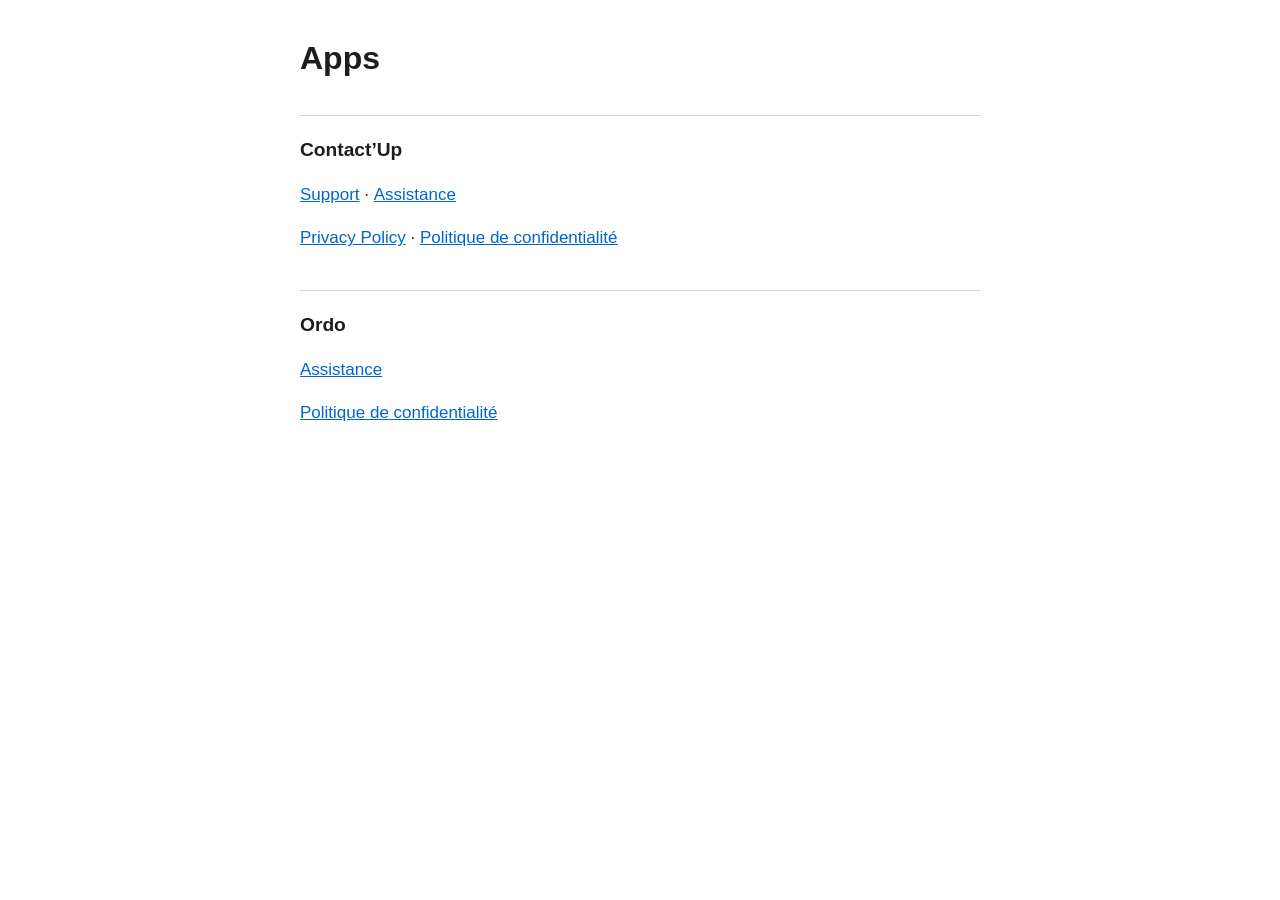
<file: index.html>
<!doctype html>
<html lang="en-GB">
<head>
<meta charset="utf-8">
<meta name="viewport" content="width=device-width, initial-scale=1">
<title>Antoine Bunnens — Apps</title>
<link rel="stylesheet" href="style.css">
</head>
<body>
<main>
<h1>Apps</h1>
<h2>Contact’Up</h2>
<p><a href="contactup/support/">Support</a> · <a href="contactup/support/fr/" lang="fr">Assistance</a></p>
<p><a href="contactup/privacy/">Privacy Policy</a> · <a href="contactup/privacy/fr/" lang="fr">Politique de confidentialité</a></p>
<h2>Ordo</h2>
<p><a href="ordo/support/" lang="fr">Assistance</a></p>
<p><a href="ordo/privacy/" lang="fr">Politique de confidentialité</a></p>
</main>
</body>
</html>
</file>
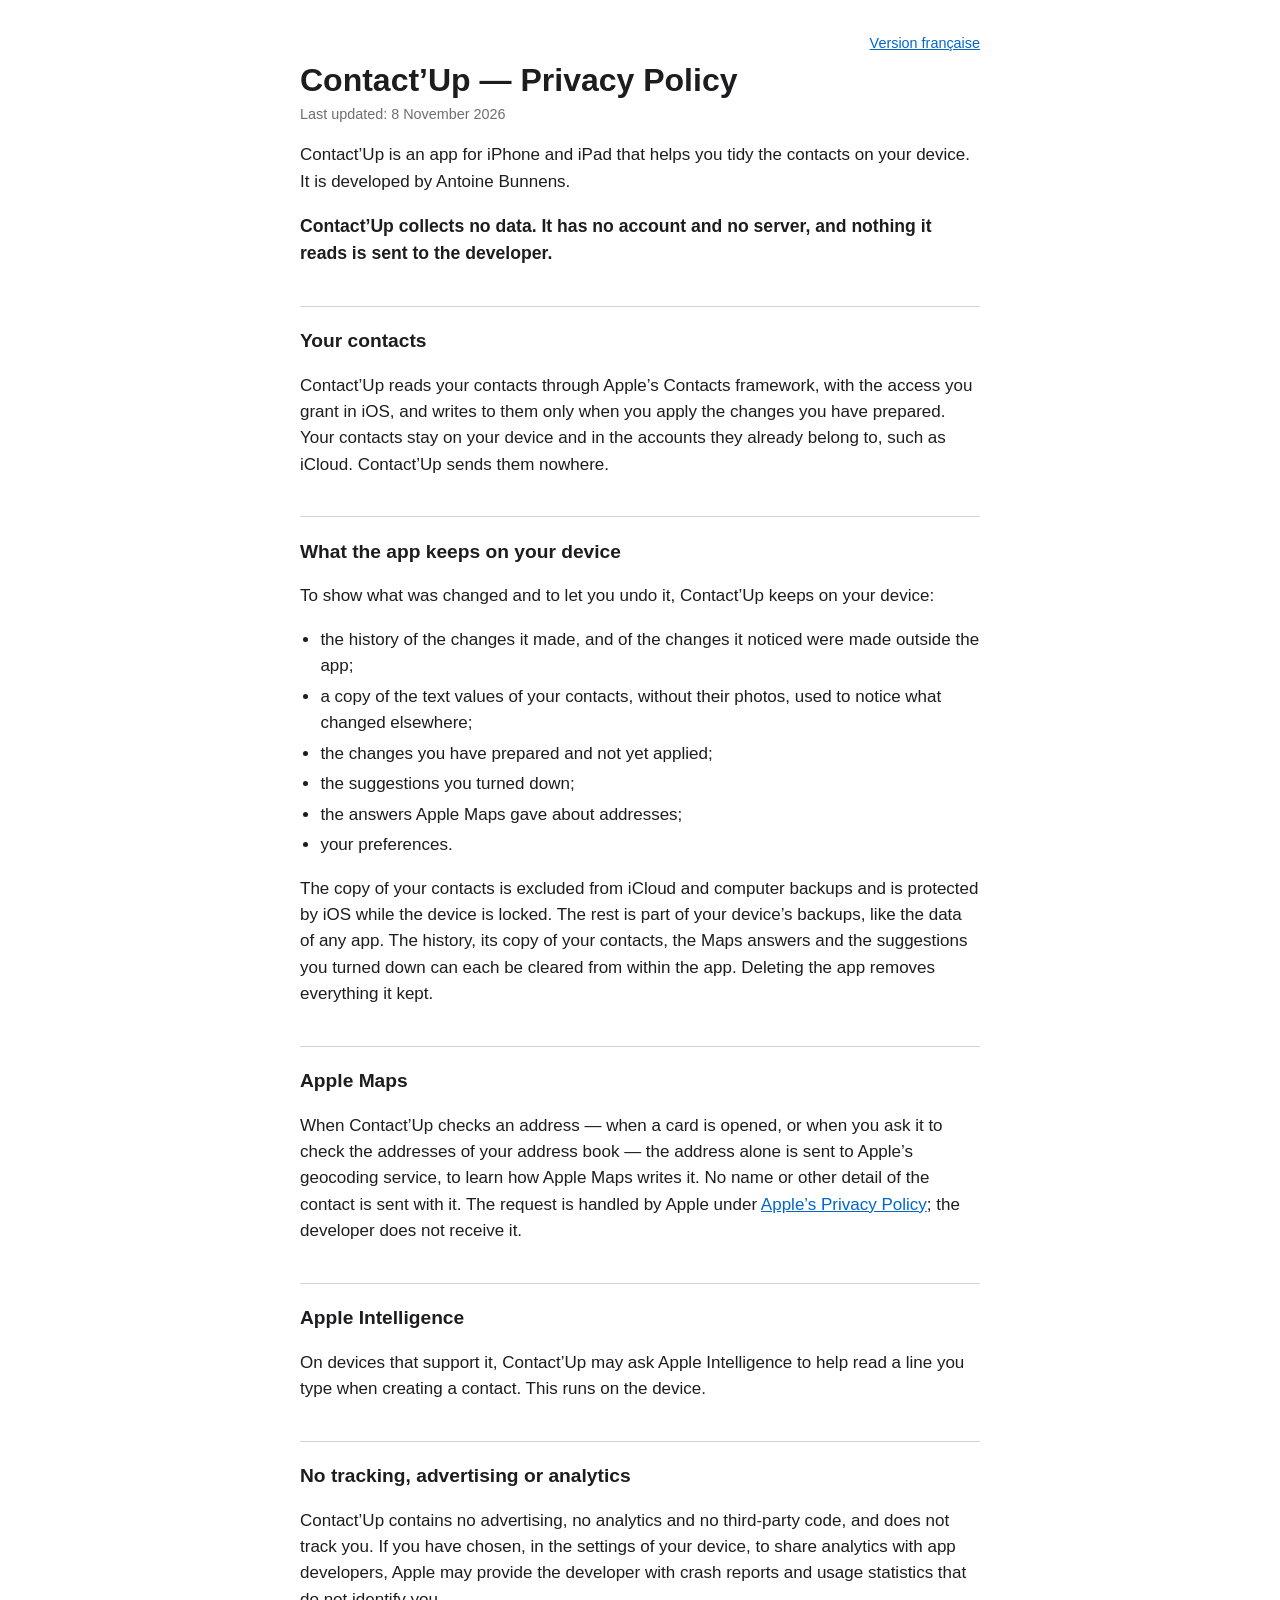
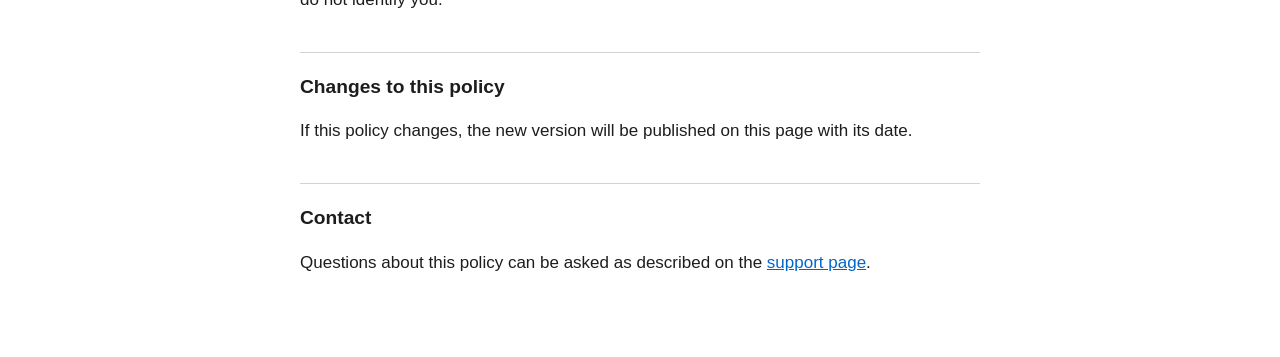
<file: contactup/privacy/index.html>
<!doctype html>
<html lang="en-GB">
<head>
<meta charset="utf-8">
<meta name="viewport" content="width=device-width, initial-scale=1">
<title>Contact’Up — Privacy Policy</title>
<link rel="alternate" hreflang="fr" href="https://toinewh.github.io/contactup/privacy/fr/">
<link rel="stylesheet" href="../../style.css">
</head>
<body>
<main>
<p class="lang"><a href="fr/" hreflang="fr" lang="fr">Version française</a></p>

<h1>Contact’Up — Privacy Policy</h1>
<p class="date">Last updated: 8 November 2026</p>

<p>Contact’Up is an app for iPhone and iPad that helps you tidy the contacts on your device. It is developed by Antoine Bunnens.</p>

<p class="summary">Contact’Up collects no data. It has no account and no server, and nothing it reads is sent to the developer.</p>

<h2>Your contacts</h2>
<p>Contact’Up reads your contacts through Apple’s Contacts framework, with the access you grant in iOS, and writes to them only when you apply the changes you have prepared. Your contacts stay on your device and in the accounts they already belong to, such as iCloud. Contact’Up sends them nowhere.</p>

<h2>What the app keeps on your device</h2>
<p>To show what was changed and to let you undo it, Contact’Up keeps on your device:</p>
<ul>
<li>the history of the changes it made, and of the changes it noticed were made outside the app;</li>
<li>a copy of the text values of your contacts, without their photos, used to notice what changed elsewhere;</li>
<li>the changes you have prepared and not yet applied;</li>
<li>the suggestions you turned down;</li>
<li>the answers Apple Maps gave about addresses;</li>
<li>your preferences.</li>
</ul>
<p>The copy of your contacts is excluded from iCloud and computer backups and is protected by iOS while the device is locked. The rest is part of your device’s backups, like the data of any app. The history, its copy of your contacts, the Maps answers and the suggestions you turned down can each be cleared from within the app. Deleting the app removes everything it kept.</p>

<h2>Apple Maps</h2>
<p>When Contact’Up checks an address — when a card is opened, or when you ask it to check the addresses of your address book — the address alone is sent to Apple’s geocoding service, to learn how Apple Maps writes it. No name or other detail of the contact is sent with it. The request is handled by Apple under <a href="https://www.apple.com/legal/privacy/">Apple’s Privacy Policy</a>; the developer does not receive it.</p>

<h2>Apple Intelligence</h2>
<p>On devices that support it, Contact’Up may ask Apple Intelligence to help read a line you type when creating a contact. This runs on the device.</p>

<h2>No tracking, advertising or analytics</h2>
<p>Contact’Up contains no advertising, no analytics and no third-party code, and does not track you. If you have chosen, in the settings of your device, to share analytics with app developers, Apple may provide the developer with crash reports and usage statistics that do not identify you.</p>

<h2>Changes to this policy</h2>
<p>If this policy changes, the new version will be published on this page with its date.</p>

<h2>Contact</h2>
<p>Questions about this policy can be asked as described on the <a href="../support/">support page</a>.</p>
</main>
</body>
</html>
</file>
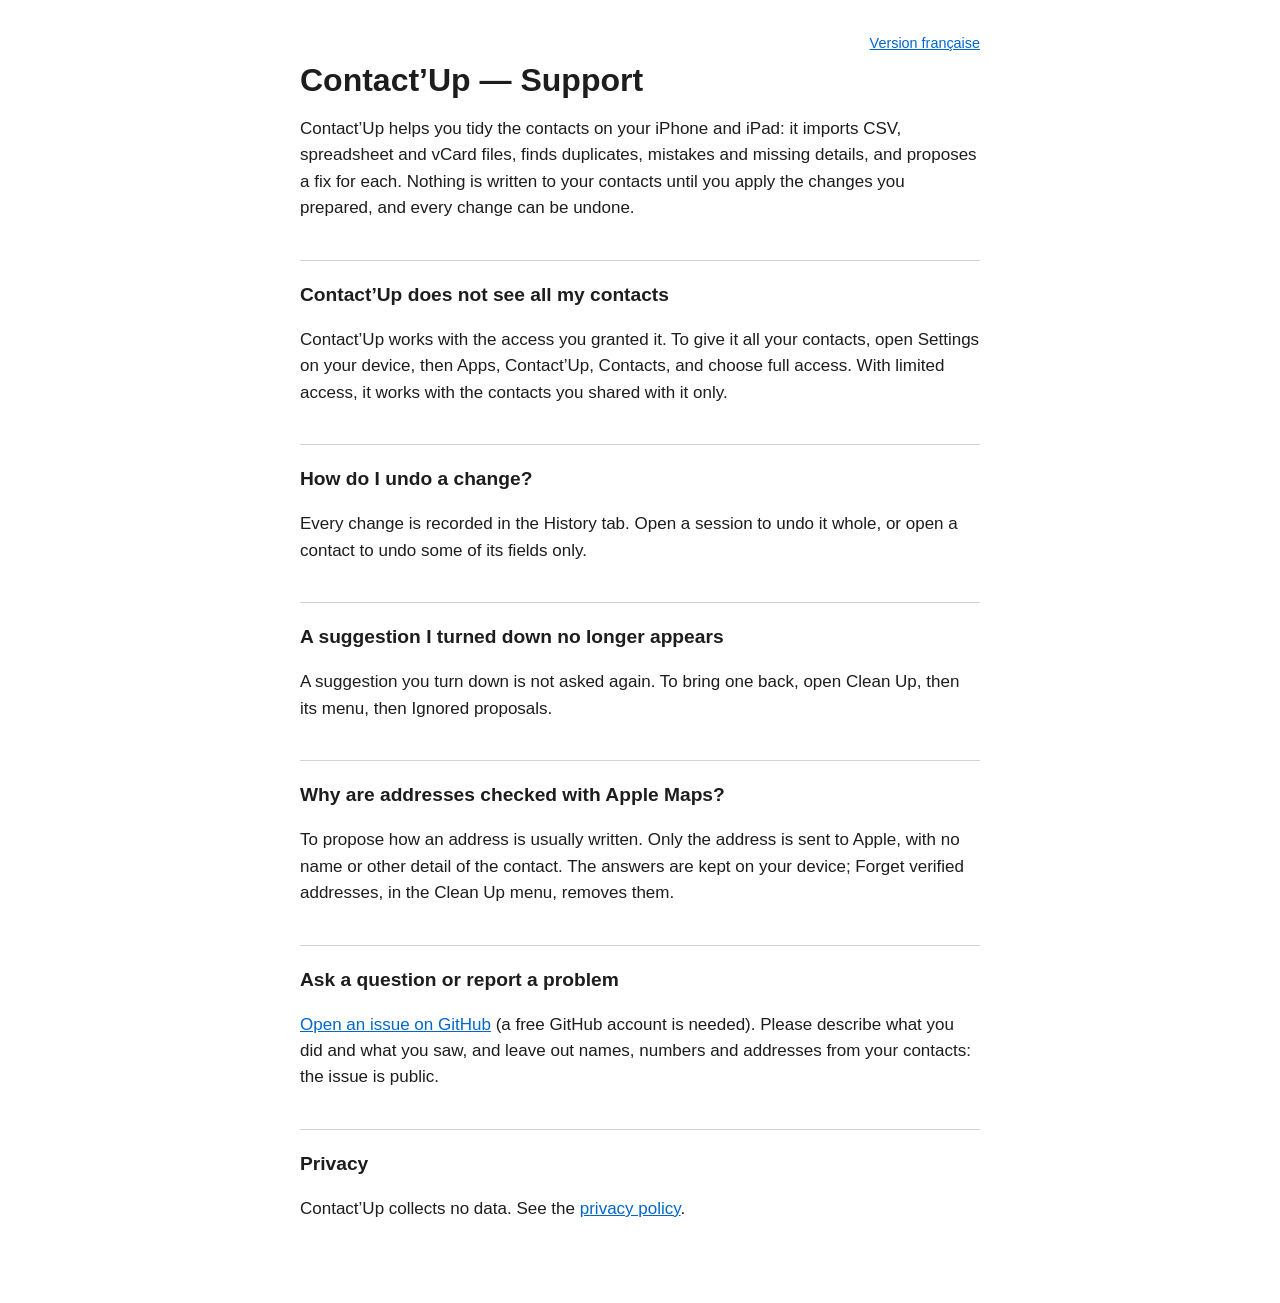
<file: contactup/support/index.html>
<!doctype html>
<html lang="en-GB">
<head>
<meta charset="utf-8">
<meta name="viewport" content="width=device-width, initial-scale=1">
<title>Contact’Up — Support</title>
<link rel="alternate" hreflang="fr" href="https://toinewh.github.io/contactup/support/fr/">
<link rel="stylesheet" href="../../style.css">
</head>
<body>
<main>
<p class="lang"><a href="fr/" hreflang="fr" lang="fr">Version française</a></p>

<h1>Contact’Up — Support</h1>

<p>Contact’Up helps you tidy the contacts on your iPhone and iPad: it imports CSV, spreadsheet and vCard files, finds duplicates, mistakes and missing details, and proposes a fix for each. Nothing is written to your contacts until you apply the changes you prepared, and every change can be undone.</p>

<h2>Contact’Up does not see all my contacts</h2>
<p>Contact’Up works with the access you granted it. To give it all your contacts, open Settings on your device, then Apps, Contact’Up, Contacts, and choose full access. With limited access, it works with the contacts you shared with it only.</p>

<h2>How do I undo a change?</h2>
<p>Every change is recorded in the History tab. Open a session to undo it whole, or open a contact to undo some of its fields only.</p>

<h2>A suggestion I turned down no longer appears</h2>
<p>A suggestion you turn down is not asked again. To bring one back, open Clean Up, then its menu, then Ignored proposals.</p>

<h2>Why are addresses checked with Apple Maps?</h2>
<p>To propose how an address is usually written. Only the address is sent to Apple, with no name or other detail of the contact. The answers are kept on your device; Forget verified addresses, in the Clean Up menu, removes them.</p>

<h2>Ask a question or report a problem</h2>
<p><a href="https://github.com/Toinewh/Toinewh.github.io/issues/new?title=Contact%E2%80%99Up%3A%20">Open an issue on GitHub</a> (a free GitHub account is needed). Please describe what you did and what you saw, and leave out names, numbers and addresses from your contacts: the issue is public.</p>

<h2>Privacy</h2>
<p>Contact’Up collects no data. See the <a href="../privacy/">privacy policy</a>.</p>
</main>
</body>
</html>
</file>
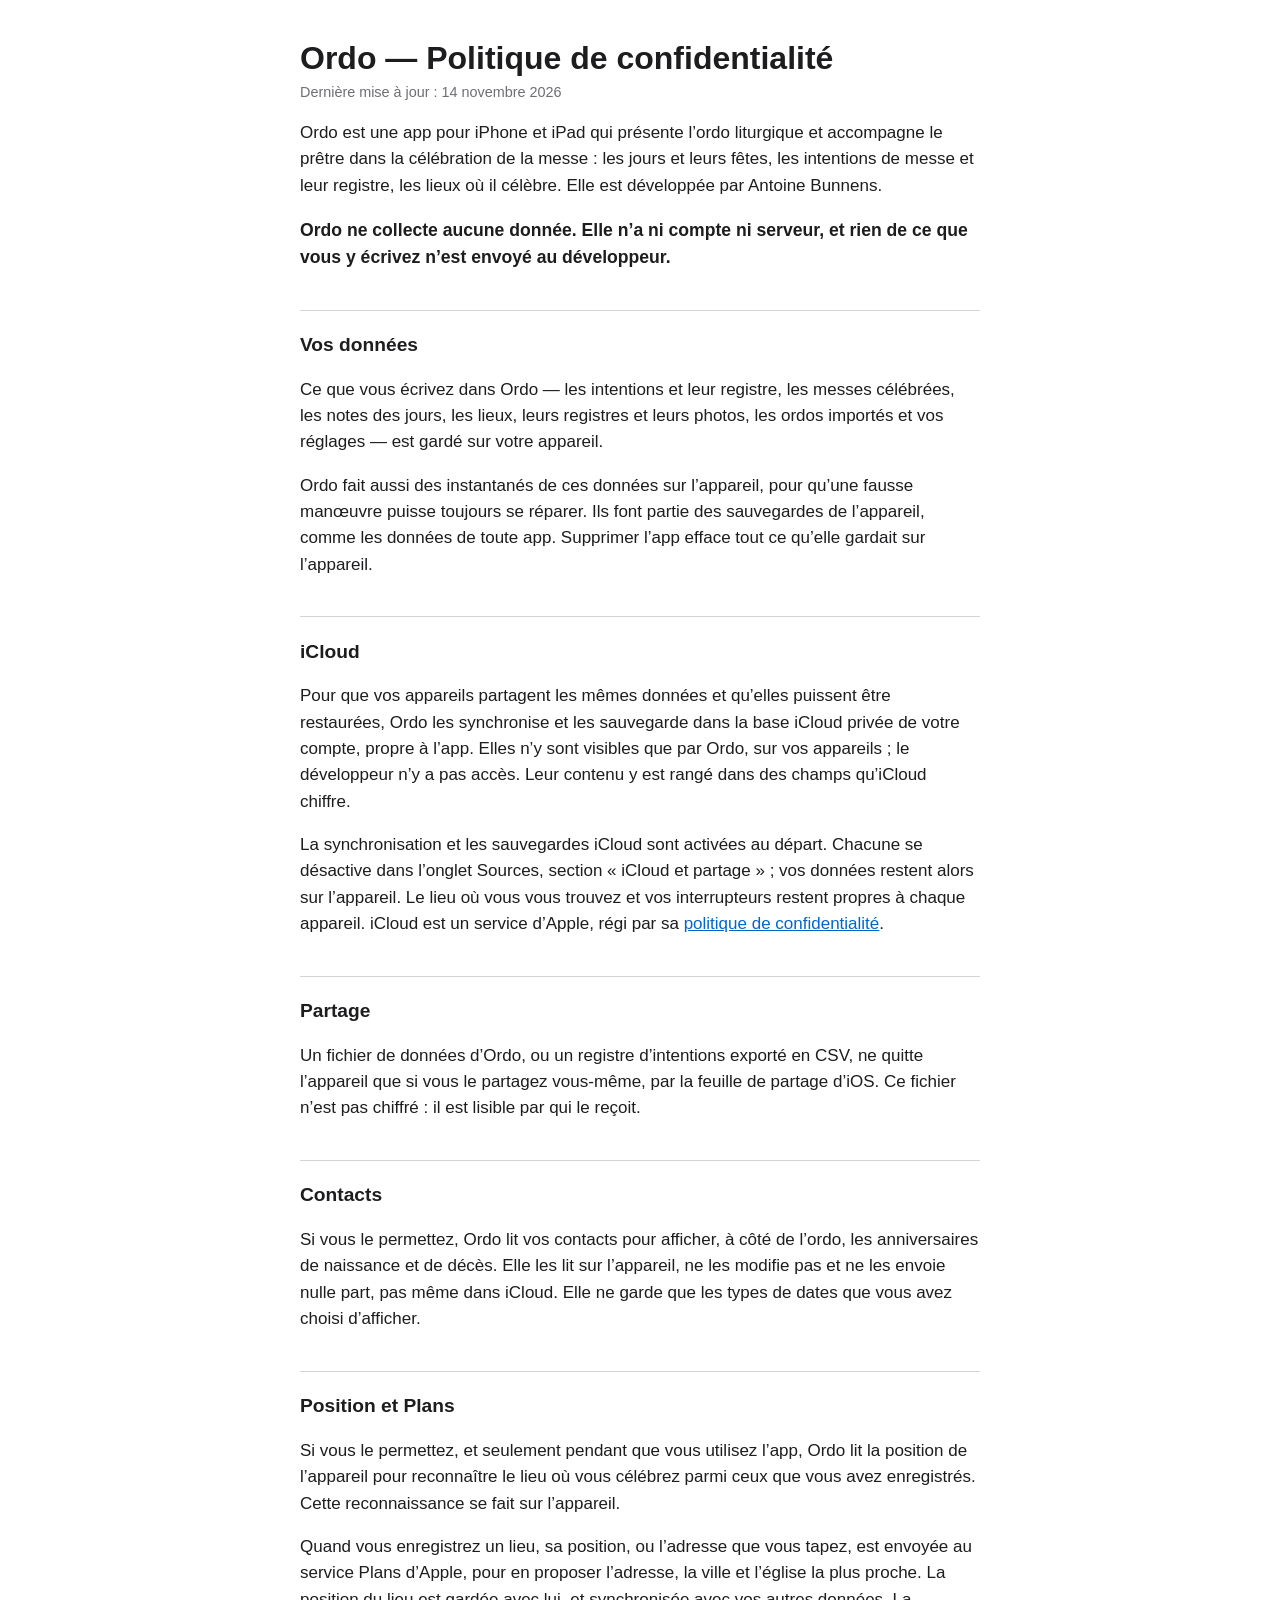
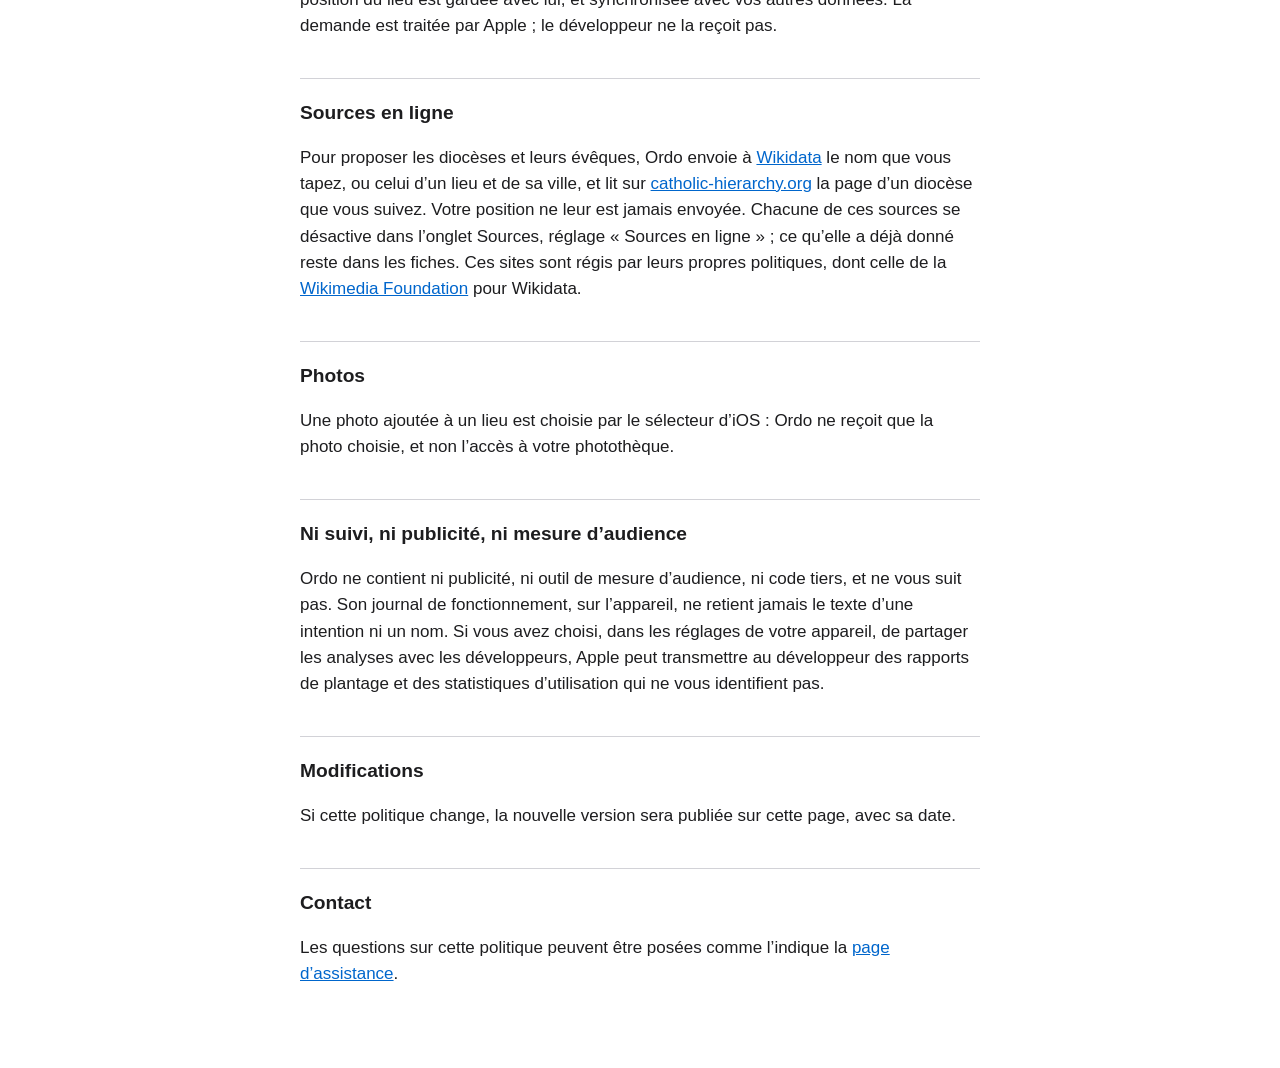
<file: ordo/privacy/index.html>
<!doctype html>
<html lang="fr">
<head>
<meta charset="utf-8">
<meta name="viewport" content="width=device-width, initial-scale=1">
<title>Ordo — Politique de confidentialité</title>
<link rel="stylesheet" href="../../style.css">
</head>
<body>
<main>
<h1>Ordo — Politique de confidentialité</h1>
<p class="date">Dernière mise à jour : 14 novembre 2026</p>

<p>Ordo est une app pour iPhone et iPad qui présente l’ordo liturgique et accompagne le prêtre dans la célébration de la messe : les jours et leurs fêtes, les intentions de messe et leur registre, les lieux où il célèbre. Elle est développée par Antoine Bunnens.</p>

<p class="summary">Ordo ne collecte aucune donnée. Elle n’a ni compte ni serveur, et rien de ce que vous y écrivez n’est envoyé au développeur.</p>

<h2>Vos données</h2>
<p>Ce que vous écrivez dans Ordo — les intentions et leur registre, les messes célébrées, les notes des jours, les lieux, leurs registres et leurs photos, les ordos importés et vos réglages — est gardé sur votre appareil.</p>
<p>Ordo fait aussi des instantanés de ces données sur l’appareil, pour qu’une fausse manœuvre puisse toujours se réparer. Ils font partie des sauvegardes de l’appareil, comme les données de toute app. Supprimer l’app efface tout ce qu’elle gardait sur l’appareil.</p>

<h2>iCloud</h2>
<p>Pour que vos appareils partagent les mêmes données et qu’elles puissent être restaurées, Ordo les synchronise et les sauvegarde dans la base iCloud privée de votre compte, propre à l’app. Elles n’y sont visibles que par Ordo, sur vos appareils ; le développeur n’y a pas accès. Leur contenu y est rangé dans des champs qu’iCloud chiffre.</p>
<p>La synchronisation et les sauvegardes iCloud sont activées au départ. Chacune se désactive dans l’onglet Sources, section « iCloud et partage » ; vos données restent alors sur l’appareil. Le lieu où vous vous trouvez et vos interrupteurs restent propres à chaque appareil. iCloud est un service d’Apple, régi par sa <a href="https://www.apple.com/fr/legal/privacy/">politique de confidentialité</a>.</p>

<h2>Partage</h2>
<p>Un fichier de données d’Ordo, ou un registre d’intentions exporté en CSV, ne quitte l’appareil que si vous le partagez vous-même, par la feuille de partage d’iOS. Ce fichier n’est pas chiffré : il est lisible par qui le reçoit.</p>

<h2>Contacts</h2>
<p>Si vous le permettez, Ordo lit vos contacts pour afficher, à côté de l’ordo, les anniversaires de naissance et de décès. Elle les lit sur l’appareil, ne les modifie pas et ne les envoie nulle part, pas même dans iCloud. Elle ne garde que les types de dates que vous avez choisi d’afficher.</p>

<h2>Position et Plans</h2>
<p>Si vous le permettez, et seulement pendant que vous utilisez l’app, Ordo lit la position de l’appareil pour reconnaître le lieu où vous célébrez parmi ceux que vous avez enregistrés. Cette reconnaissance se fait sur l’appareil.</p>
<p>Quand vous enregistrez un lieu, sa position, ou l’adresse que vous tapez, est envoyée au service Plans d’Apple, pour en proposer l’adresse, la ville et l’église la plus proche. La position du lieu est gardée avec lui, et synchronisée avec vos autres données. La demande est traitée par Apple ; le développeur ne la reçoit pas.</p>

<h2>Sources en ligne</h2>
<p>Pour proposer les diocèses et leurs évêques, Ordo envoie à <a href="https://www.wikidata.org">Wikidata</a> le nom que vous tapez, ou celui d’un lieu et de sa ville, et lit sur <a href="https://www.catholic-hierarchy.org">catholic-hierarchy.org</a> la page d’un diocèse que vous suivez. Votre position ne leur est jamais envoyée. Chacune de ces sources se désactive dans l’onglet Sources, réglage « Sources en ligne » ; ce qu’elle a déjà donné reste dans les fiches. Ces sites sont régis par leurs propres politiques, dont celle de la <a href="https://foundation.wikimedia.org/wiki/Policy:Privacy_policy/fr">Wikimedia Foundation</a> pour Wikidata.</p>

<h2>Photos</h2>
<p>Une photo ajoutée à un lieu est choisie par le sélecteur d’iOS : Ordo ne reçoit que la photo choisie, et non l’accès à votre photothèque.</p>

<h2>Ni suivi, ni publicité, ni mesure d’audience</h2>
<p>Ordo ne contient ni publicité, ni outil de mesure d’audience, ni code tiers, et ne vous suit pas. Son journal de fonctionnement, sur l’appareil, ne retient jamais le texte d’une intention ni un nom. Si vous avez choisi, dans les réglages de votre appareil, de partager les analyses avec les développeurs, Apple peut transmettre au développeur des rapports de plantage et des statistiques d’utilisation qui ne vous identifient pas.</p>

<h2>Modifications</h2>
<p>Si cette politique change, la nouvelle version sera publiée sur cette page, avec sa date.</p>

<h2>Contact</h2>
<p>Les questions sur cette politique peuvent être posées comme l’indique la <a href="../support/">page d’assistance</a>.</p>
</main>
</body>
</html>
</file>
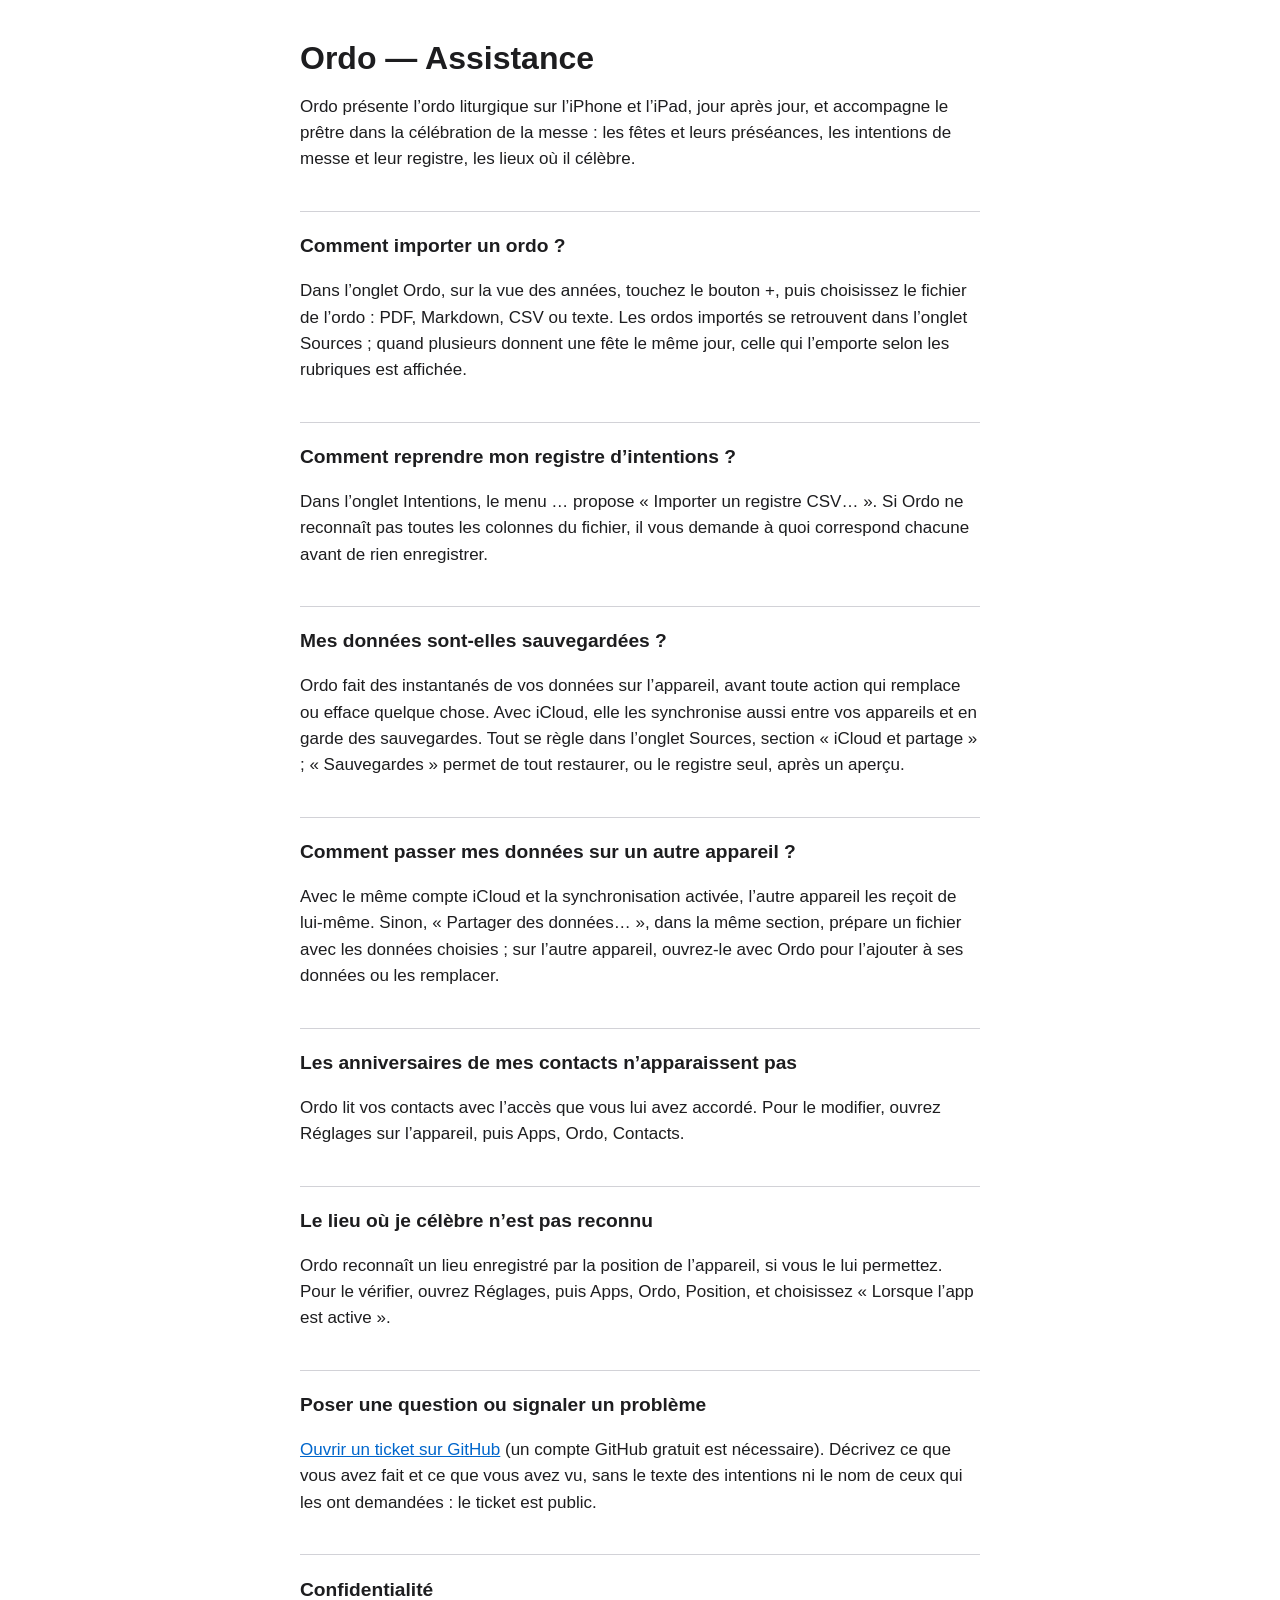
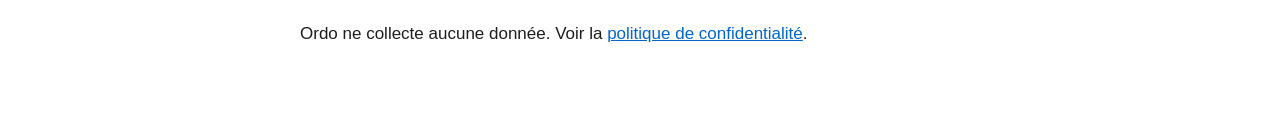
<file: ordo/support/index.html>
<!doctype html>
<html lang="fr">
<head>
<meta charset="utf-8">
<meta name="viewport" content="width=device-width, initial-scale=1">
<title>Ordo — Assistance</title>
<link rel="stylesheet" href="../../style.css">
</head>
<body>
<main>
<h1>Ordo — Assistance</h1>

<p>Ordo présente l’ordo liturgique sur l’iPhone et l’iPad, jour après jour, et accompagne le prêtre dans la célébration de la messe : les fêtes et leurs préséances, les intentions de messe et leur registre, les lieux où il célèbre.</p>

<h2>Comment importer un ordo ?</h2>
<p>Dans l’onglet Ordo, sur la vue des années, touchez le bouton +, puis choisissez le fichier de l’ordo : PDF, Markdown, CSV ou texte. Les ordos importés se retrouvent dans l’onglet Sources ; quand plusieurs donnent une fête le même jour, celle qui l’emporte selon les rubriques est affichée.</p>

<h2>Comment reprendre mon registre d’intentions ?</h2>
<p>Dans l’onglet Intentions, le menu … propose « Importer un registre CSV… ». Si Ordo ne reconnaît pas toutes les colonnes du fichier, il vous demande à quoi correspond chacune avant de rien enregistrer.</p>

<h2>Mes données sont-elles sauvegardées ?</h2>
<p>Ordo fait des instantanés de vos données sur l’appareil, avant toute action qui remplace ou efface quelque chose. Avec iCloud, elle les synchronise aussi entre vos appareils et en garde des sauvegardes. Tout se règle dans l’onglet Sources, section « iCloud et partage » ; « Sauvegardes » permet de tout restaurer, ou le registre seul, après un aperçu.</p>

<h2>Comment passer mes données sur un autre appareil ?</h2>
<p>Avec le même compte iCloud et la synchronisation activée, l’autre appareil les reçoit de lui-même. Sinon, « Partager des données… », dans la même section, prépare un fichier avec les données choisies ; sur l’autre appareil, ouvrez-le avec Ordo pour l’ajouter à ses données ou les remplacer.</p>

<h2>Les anniversaires de mes contacts n’apparaissent pas</h2>
<p>Ordo lit vos contacts avec l’accès que vous lui avez accordé. Pour le modifier, ouvrez Réglages sur l’appareil, puis Apps, Ordo, Contacts.</p>

<h2>Le lieu où je célèbre n’est pas reconnu</h2>
<p>Ordo reconnaît un lieu enregistré par la position de l’appareil, si vous le lui permettez. Pour le vérifier, ouvrez Réglages, puis Apps, Ordo, Position, et choisissez « Lorsque l’app est active ».</p>

<h2>Poser une question ou signaler un problème</h2>
<p><a href="https://github.com/Toinewh/Toinewh.github.io/issues/new?title=Ordo%C2%A0%3A%20">Ouvrir un ticket sur GitHub</a> (un compte GitHub gratuit est nécessaire). Décrivez ce que vous avez fait et ce que vous avez vu, sans le texte des intentions ni le nom de ceux qui les ont demandées : le ticket est public.</p>

<h2>Confidentialité</h2>
<p>Ordo ne collecte aucune donnée. Voir la <a href="../privacy/">politique de confidentialité</a>.</p>
</main>
</body>
</html>
</file>
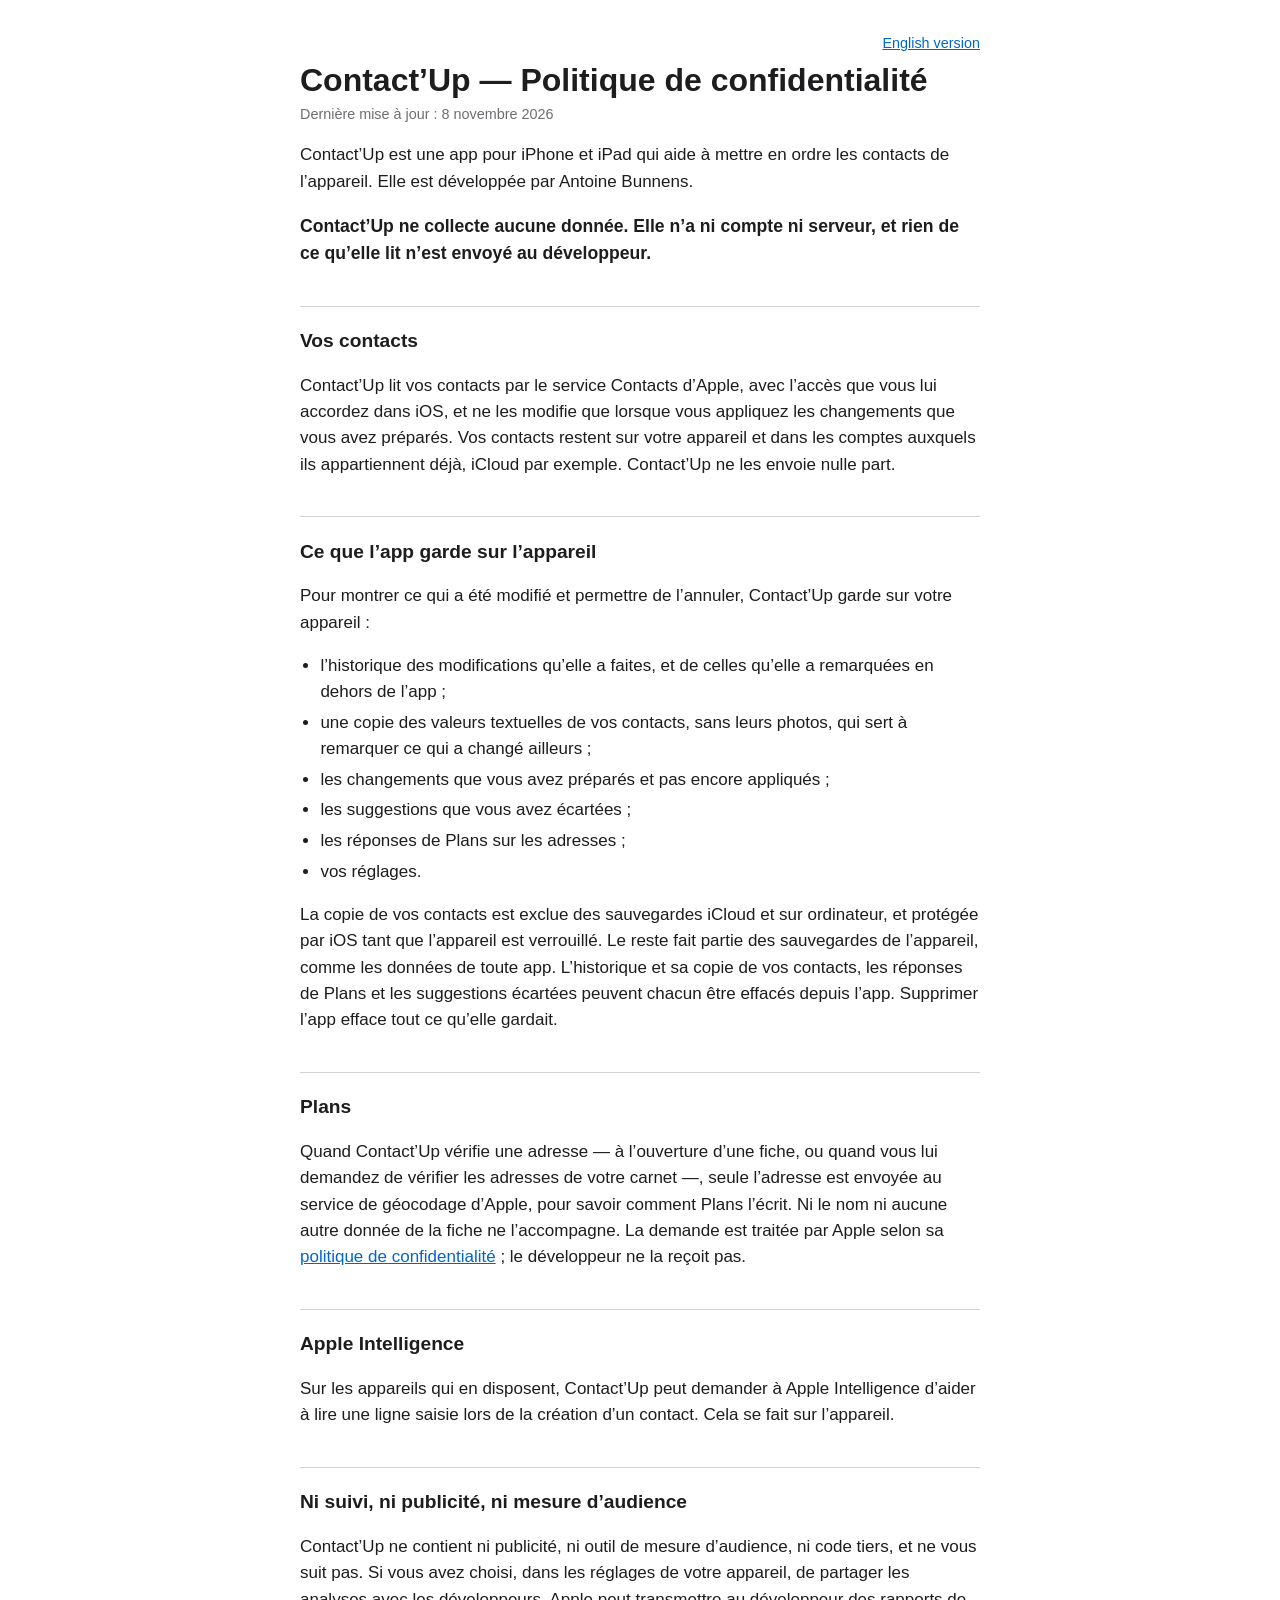
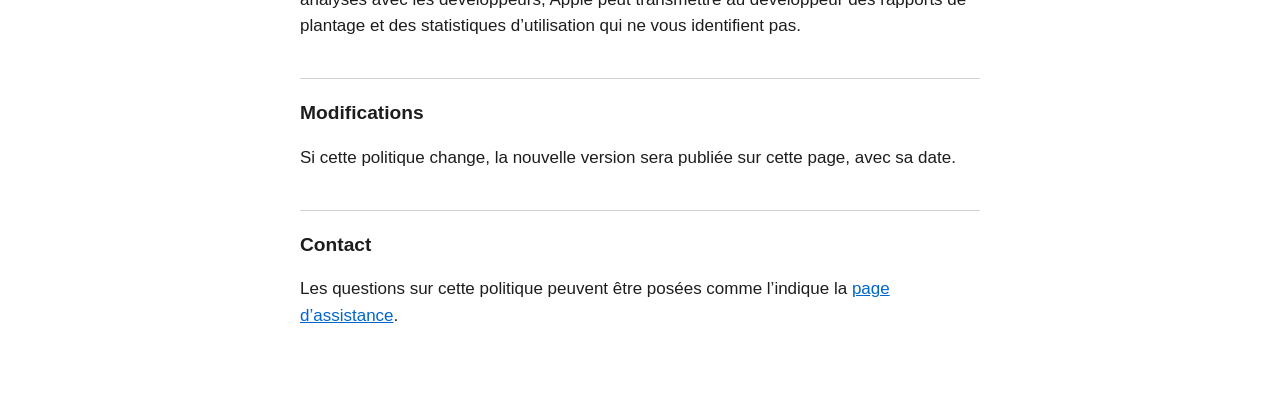
<file: contactup/privacy/fr/index.html>
<!doctype html>
<html lang="fr">
<head>
<meta charset="utf-8">
<meta name="viewport" content="width=device-width, initial-scale=1">
<title>Contact’Up — Politique de confidentialité</title>
<link rel="alternate" hreflang="en" href="https://toinewh.github.io/contactup/privacy/">
<link rel="stylesheet" href="../../../style.css">
</head>
<body>
<main>
<p class="lang"><a href="../" hreflang="en" lang="en">English version</a></p>

<h1>Contact’Up — Politique de confidentialité</h1>
<p class="date">Dernière mise à jour : 8 novembre 2026</p>

<p>Contact’Up est une app pour iPhone et iPad qui aide à mettre en ordre les contacts de l’appareil. Elle est développée par Antoine Bunnens.</p>

<p class="summary">Contact’Up ne collecte aucune donnée. Elle n’a ni compte ni serveur, et rien de ce qu’elle lit n’est envoyé au développeur.</p>

<h2>Vos contacts</h2>
<p>Contact’Up lit vos contacts par le service Contacts d’Apple, avec l’accès que vous lui accordez dans iOS, et ne les modifie que lorsque vous appliquez les changements que vous avez préparés. Vos contacts restent sur votre appareil et dans les comptes auxquels ils appartiennent déjà, iCloud par exemple. Contact’Up ne les envoie nulle part.</p>

<h2>Ce que l’app garde sur l’appareil</h2>
<p>Pour montrer ce qui a été modifié et permettre de l’annuler, Contact’Up garde sur votre appareil :</p>
<ul>
<li>l’historique des modifications qu’elle a faites, et de celles qu’elle a remarquées en dehors de l’app ;</li>
<li>une copie des valeurs textuelles de vos contacts, sans leurs photos, qui sert à remarquer ce qui a changé ailleurs ;</li>
<li>les changements que vous avez préparés et pas encore appliqués ;</li>
<li>les suggestions que vous avez écartées ;</li>
<li>les réponses de Plans sur les adresses ;</li>
<li>vos réglages.</li>
</ul>
<p>La copie de vos contacts est exclue des sauvegardes iCloud et sur ordinateur, et protégée par iOS tant que l’appareil est verrouillé. Le reste fait partie des sauvegardes de l’appareil, comme les données de toute app. L’historique et sa copie de vos contacts, les réponses de Plans et les suggestions écartées peuvent chacun être effacés depuis l’app. Supprimer l’app efface tout ce qu’elle gardait.</p>

<h2>Plans</h2>
<p>Quand Contact’Up vérifie une adresse — à l’ouverture d’une fiche, ou quand vous lui demandez de vérifier les adresses de votre carnet —, seule l’adresse est envoyée au service de géocodage d’Apple, pour savoir comment Plans l’écrit. Ni le nom ni aucune autre donnée de la fiche ne l’accompagne. La demande est traitée par Apple selon sa <a href="https://www.apple.com/fr/legal/privacy/">politique de confidentialité</a> ; le développeur ne la reçoit pas.</p>

<h2>Apple Intelligence</h2>
<p>Sur les appareils qui en disposent, Contact’Up peut demander à Apple Intelligence d’aider à lire une ligne saisie lors de la création d’un contact. Cela se fait sur l’appareil.</p>

<h2>Ni suivi, ni publicité, ni mesure d’audience</h2>
<p>Contact’Up ne contient ni publicité, ni outil de mesure d’audience, ni code tiers, et ne vous suit pas. Si vous avez choisi, dans les réglages de votre appareil, de partager les analyses avec les développeurs, Apple peut transmettre au développeur des rapports de plantage et des statistiques d’utilisation qui ne vous identifient pas.</p>

<h2>Modifications</h2>
<p>Si cette politique change, la nouvelle version sera publiée sur cette page, avec sa date.</p>

<h2>Contact</h2>
<p>Les questions sur cette politique peuvent être posées comme l’indique la <a href="../../support/fr/">page d’assistance</a>.</p>
</main>
</body>
</html>
</file>
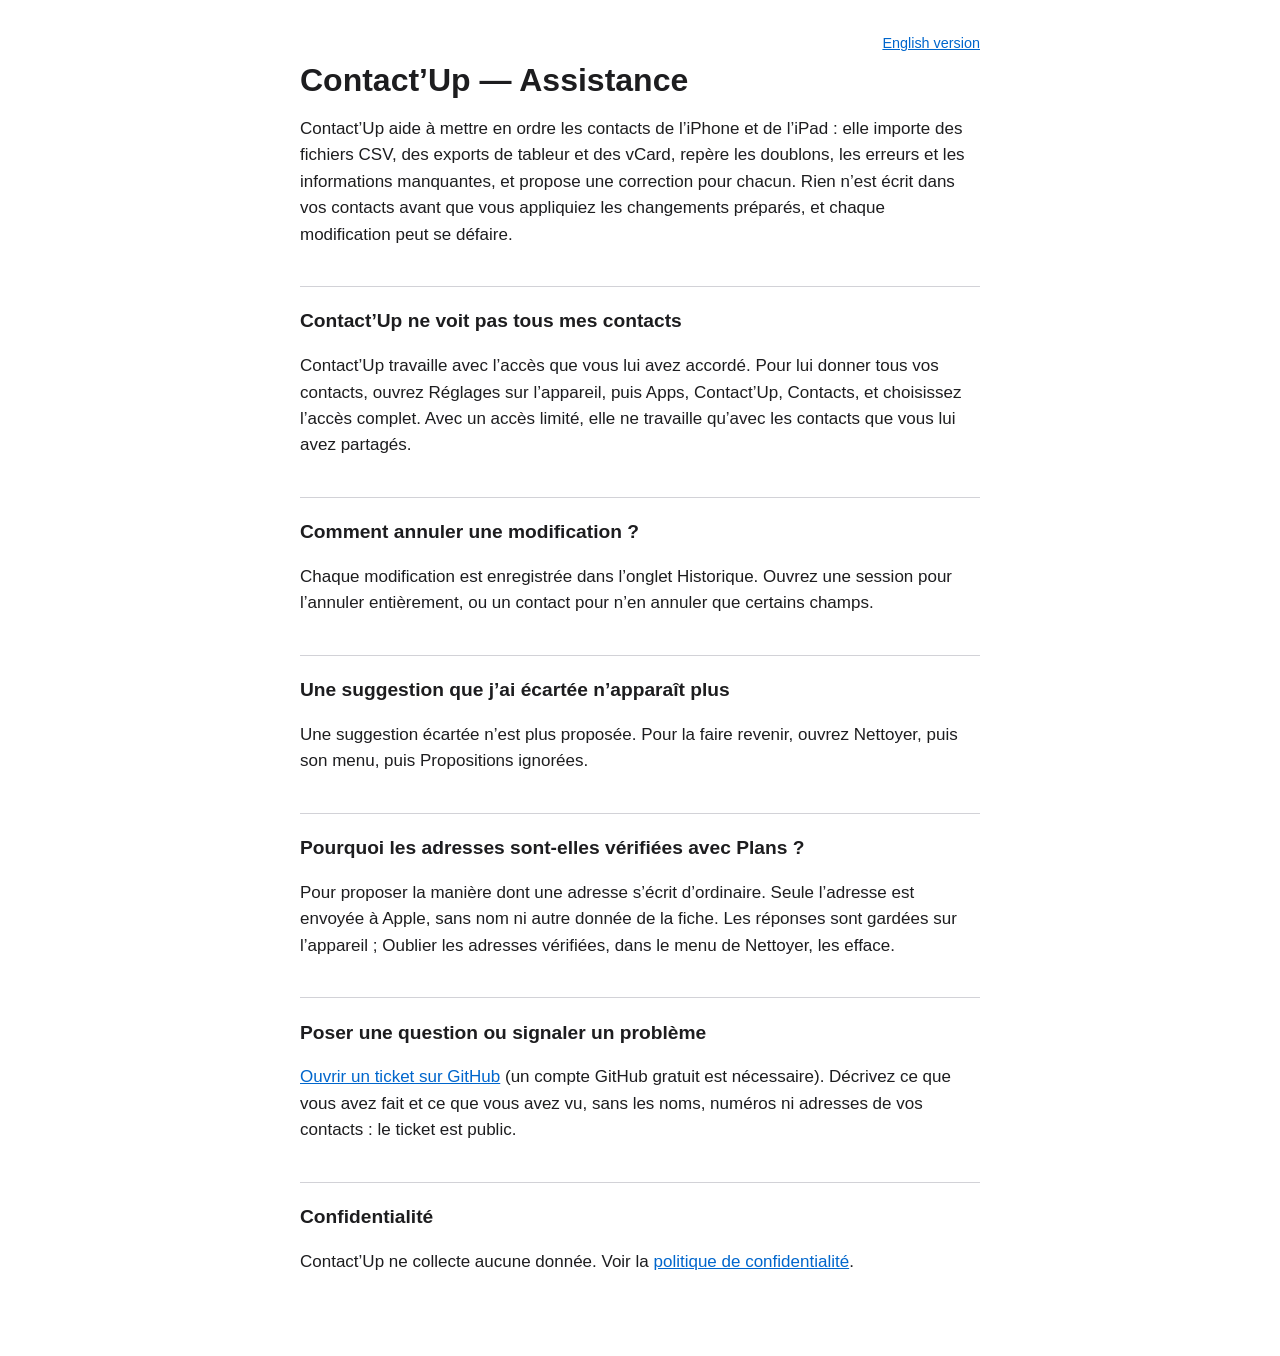
<file: contactup/support/fr/index.html>
<!doctype html>
<html lang="fr">
<head>
<meta charset="utf-8">
<meta name="viewport" content="width=device-width, initial-scale=1">
<title>Contact’Up — Assistance</title>
<link rel="alternate" hreflang="en" href="https://toinewh.github.io/contactup/support/">
<link rel="stylesheet" href="../../../style.css">
</head>
<body>
<main>
<p class="lang"><a href="../" hreflang="en" lang="en">English version</a></p>

<h1>Contact’Up — Assistance</h1>

<p>Contact’Up aide à mettre en ordre les contacts de l’iPhone et de l’iPad : elle importe des fichiers CSV, des exports de tableur et des vCard, repère les doublons, les erreurs et les informations manquantes, et propose une correction pour chacun. Rien n’est écrit dans vos contacts avant que vous appliquiez les changements préparés, et chaque modification peut se défaire.</p>

<h2>Contact’Up ne voit pas tous mes contacts</h2>
<p>Contact’Up travaille avec l’accès que vous lui avez accordé. Pour lui donner tous vos contacts, ouvrez Réglages sur l’appareil, puis Apps, Contact’Up, Contacts, et choisissez l’accès complet. Avec un accès limité, elle ne travaille qu’avec les contacts que vous lui avez partagés.</p>

<h2>Comment annuler une modification ?</h2>
<p>Chaque modification est enregistrée dans l’onglet Historique. Ouvrez une session pour l’annuler entièrement, ou un contact pour n’en annuler que certains champs.</p>

<h2>Une suggestion que j’ai écartée n’apparaît plus</h2>
<p>Une suggestion écartée n’est plus proposée. Pour la faire revenir, ouvrez Nettoyer, puis son menu, puis Propositions ignorées.</p>

<h2>Pourquoi les adresses sont-elles vérifiées avec Plans ?</h2>
<p>Pour proposer la manière dont une adresse s’écrit d’ordinaire. Seule l’adresse est envoyée à Apple, sans nom ni autre donnée de la fiche. Les réponses sont gardées sur l’appareil ; Oublier les adresses vérifiées, dans le menu de Nettoyer, les efface.</p>

<h2>Poser une question ou signaler un problème</h2>
<p><a href="https://github.com/Toinewh/Toinewh.github.io/issues/new?title=Contact%E2%80%99Up%C2%A0%3A%20">Ouvrir un ticket sur GitHub</a> (un compte GitHub gratuit est nécessaire). Décrivez ce que vous avez fait et ce que vous avez vu, sans les noms, numéros ni adresses de vos contacts : le ticket est public.</p>

<h2>Confidentialité</h2>
<p>Contact’Up ne collecte aucune donnée. Voir la <a href="../../privacy/fr/">politique de confidentialité</a>.</p>
</main>
</body>
</html>
</file>
<file: style.css>
:root {
  color-scheme: light dark;
  --text: #1d1d1f;
  --secondary: #6e6e73;
  --background: #ffffff;
  --accent: #0066cc;
  --rule: #d2d2d7;
}

@media (prefers-color-scheme: dark) {
  :root {
    --text: #f5f5f7;
    --secondary: #a1a1a6;
    --background: #000000;
    --accent: #2997ff;
    --rule: #424245;
  }
}

body {
  margin: 0;
  background: var(--background);
  color: var(--text);
  font: 17px/1.55 -apple-system, BlinkMacSystemFont, "SF Pro Text", "Helvetica Neue", sans-serif;
  -webkit-text-size-adjust: 100%;
}

main {
  max-width: 680px;
  margin: 0 auto;
  padding: 32px 16px 64px;
}

h1 {
  font-size: 2rem;
  line-height: 1.15;
  margin: 8px 0 4px;
}

h2 {
  font-size: 1.2rem;
  margin: 2em 0 0.4em;
  padding-top: 1em;
  border-top: 1px solid var(--rule);
}

.date, .lang {
  color: var(--secondary);
  font-size: 0.9rem;
  margin: 0;
}

.lang { text-align: right; }

.summary {
  font-size: 1.1rem;
  font-weight: 600;
}

a { color: var(--accent); }

ul { padding-left: 1.2em; }
li { margin: 0.25em 0; }
</file>
